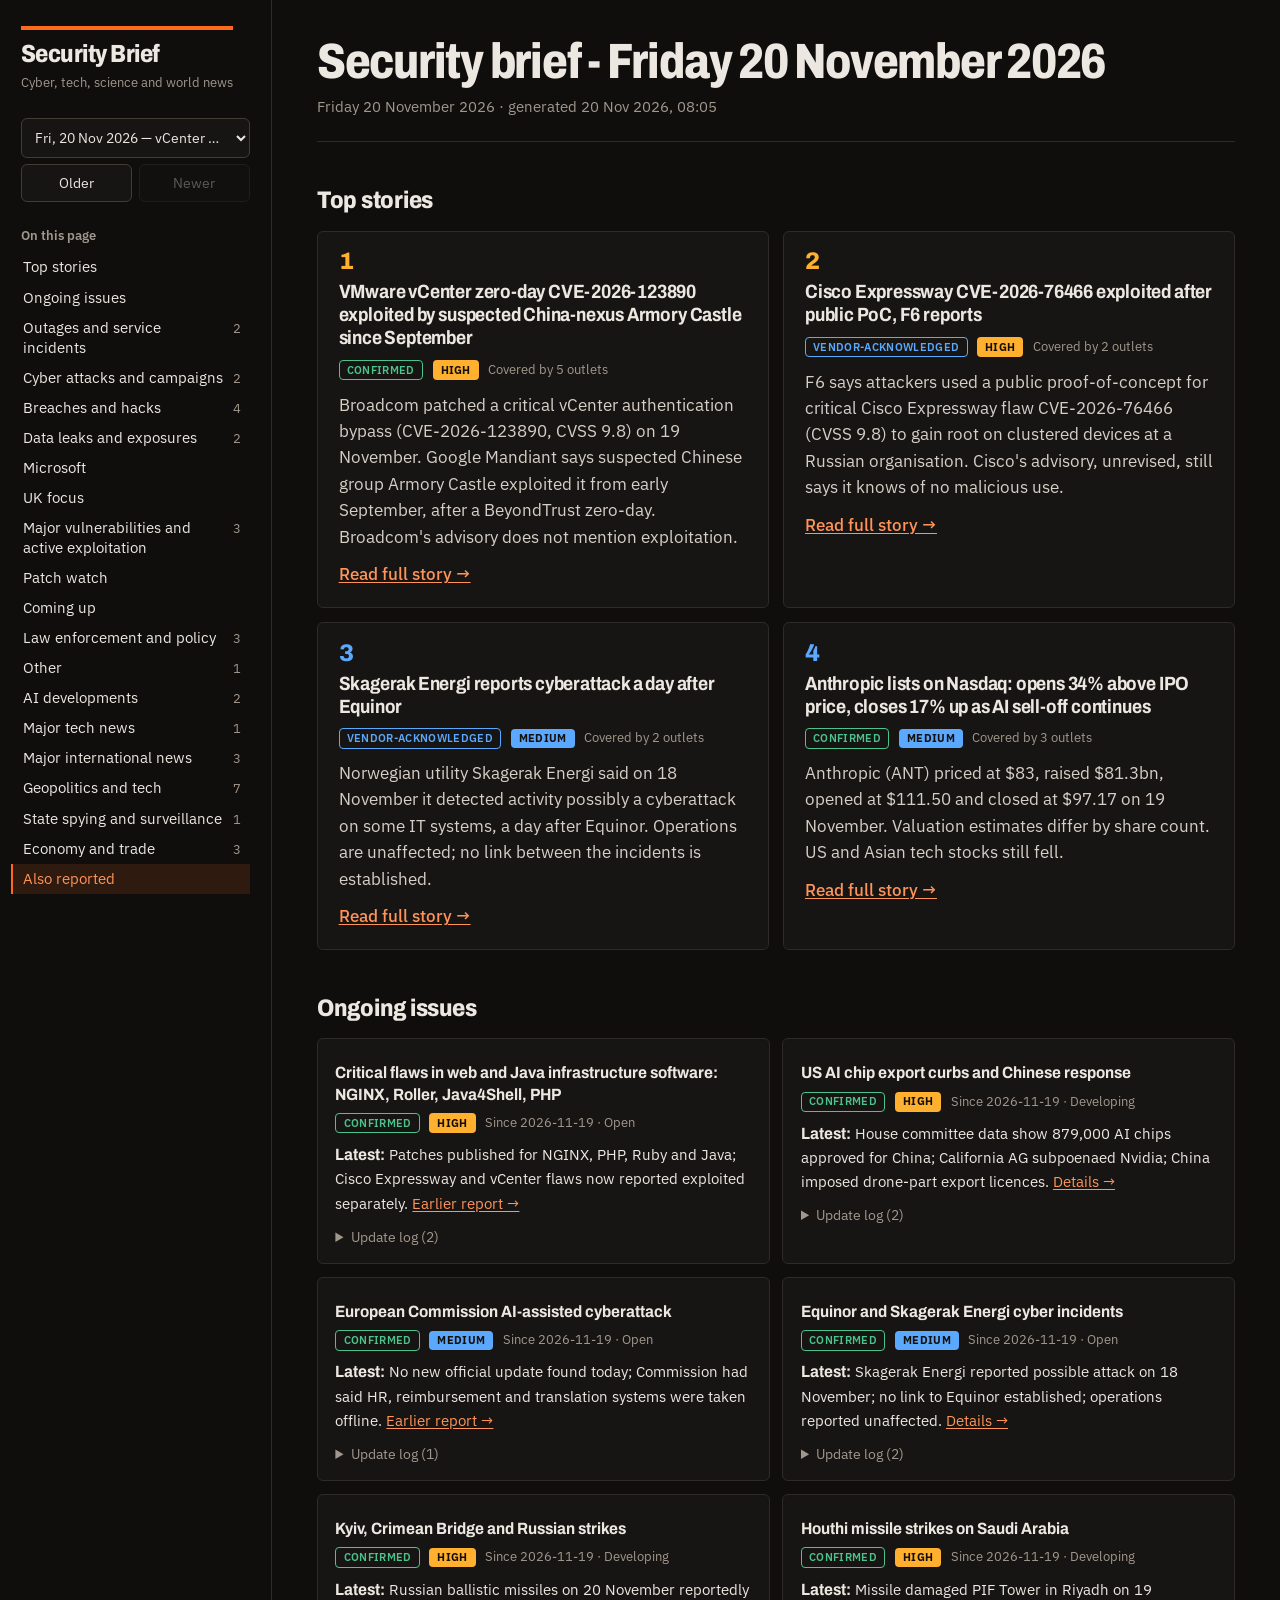
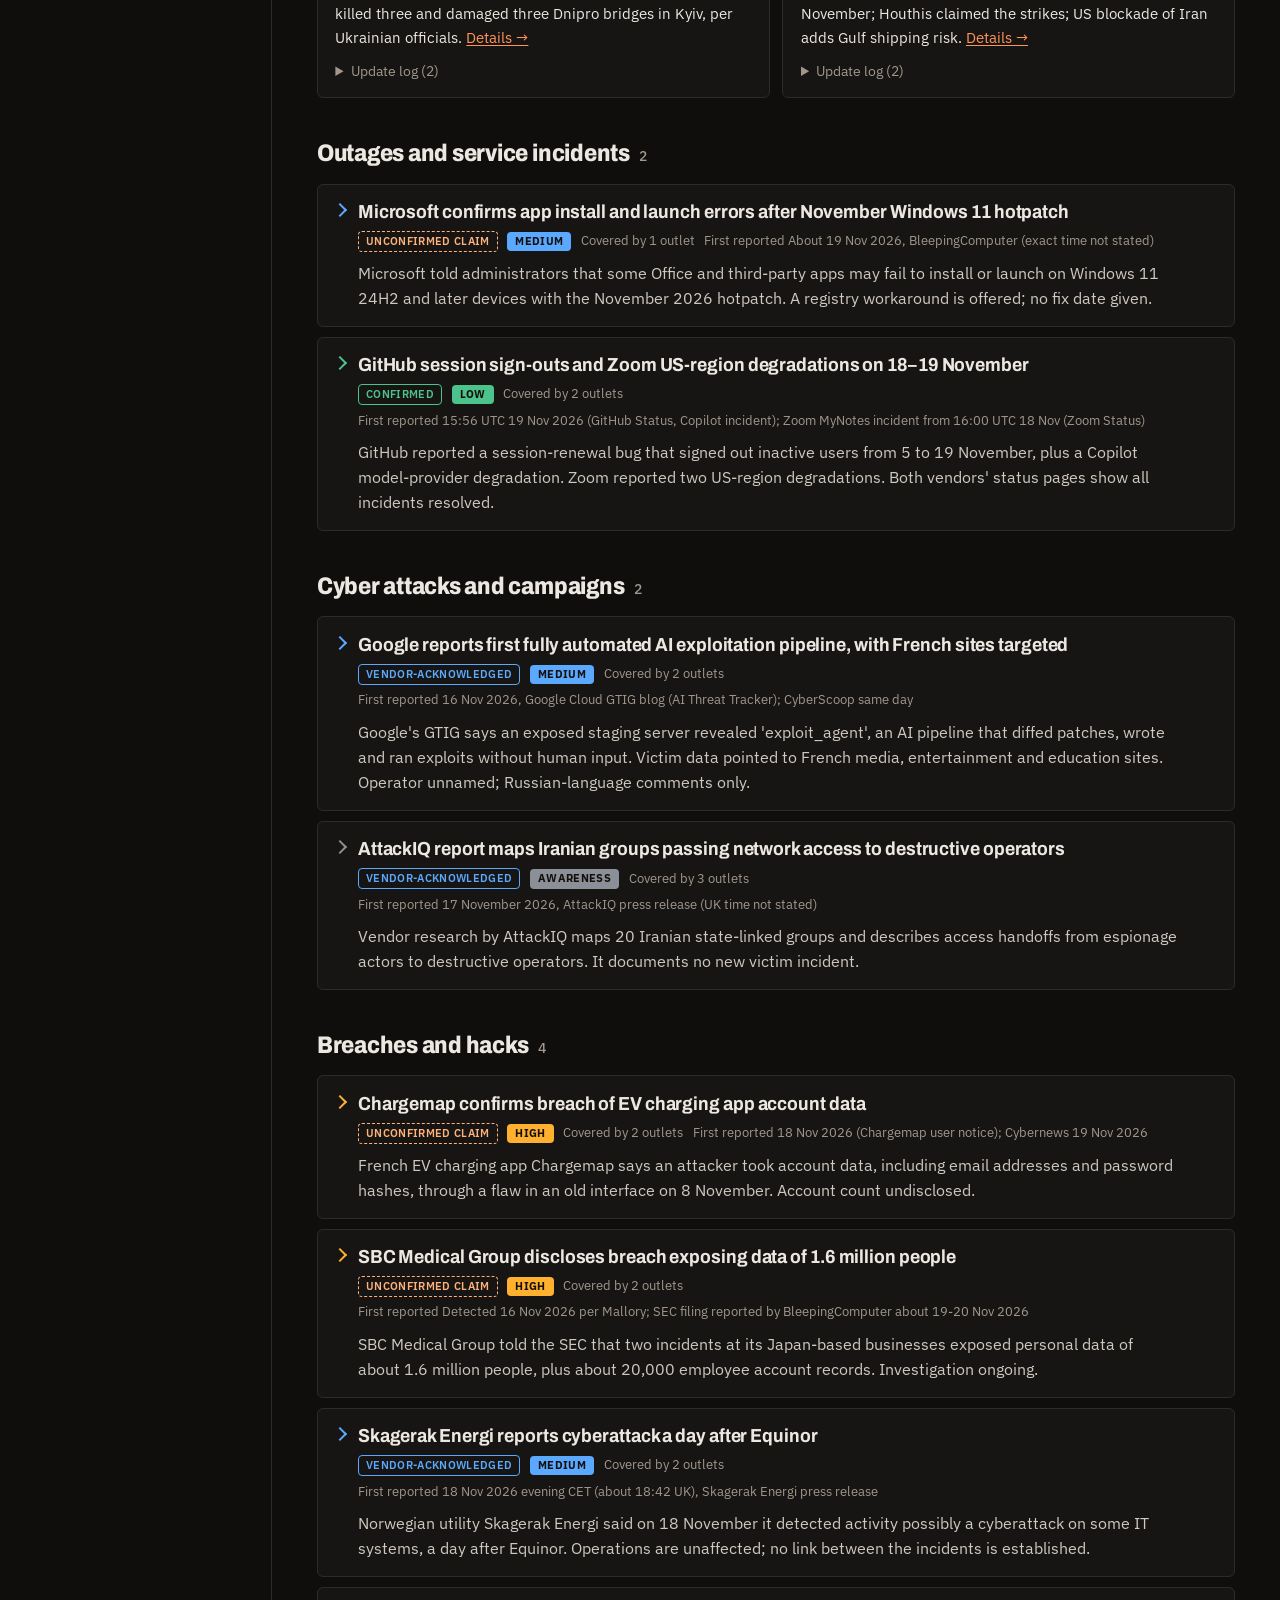
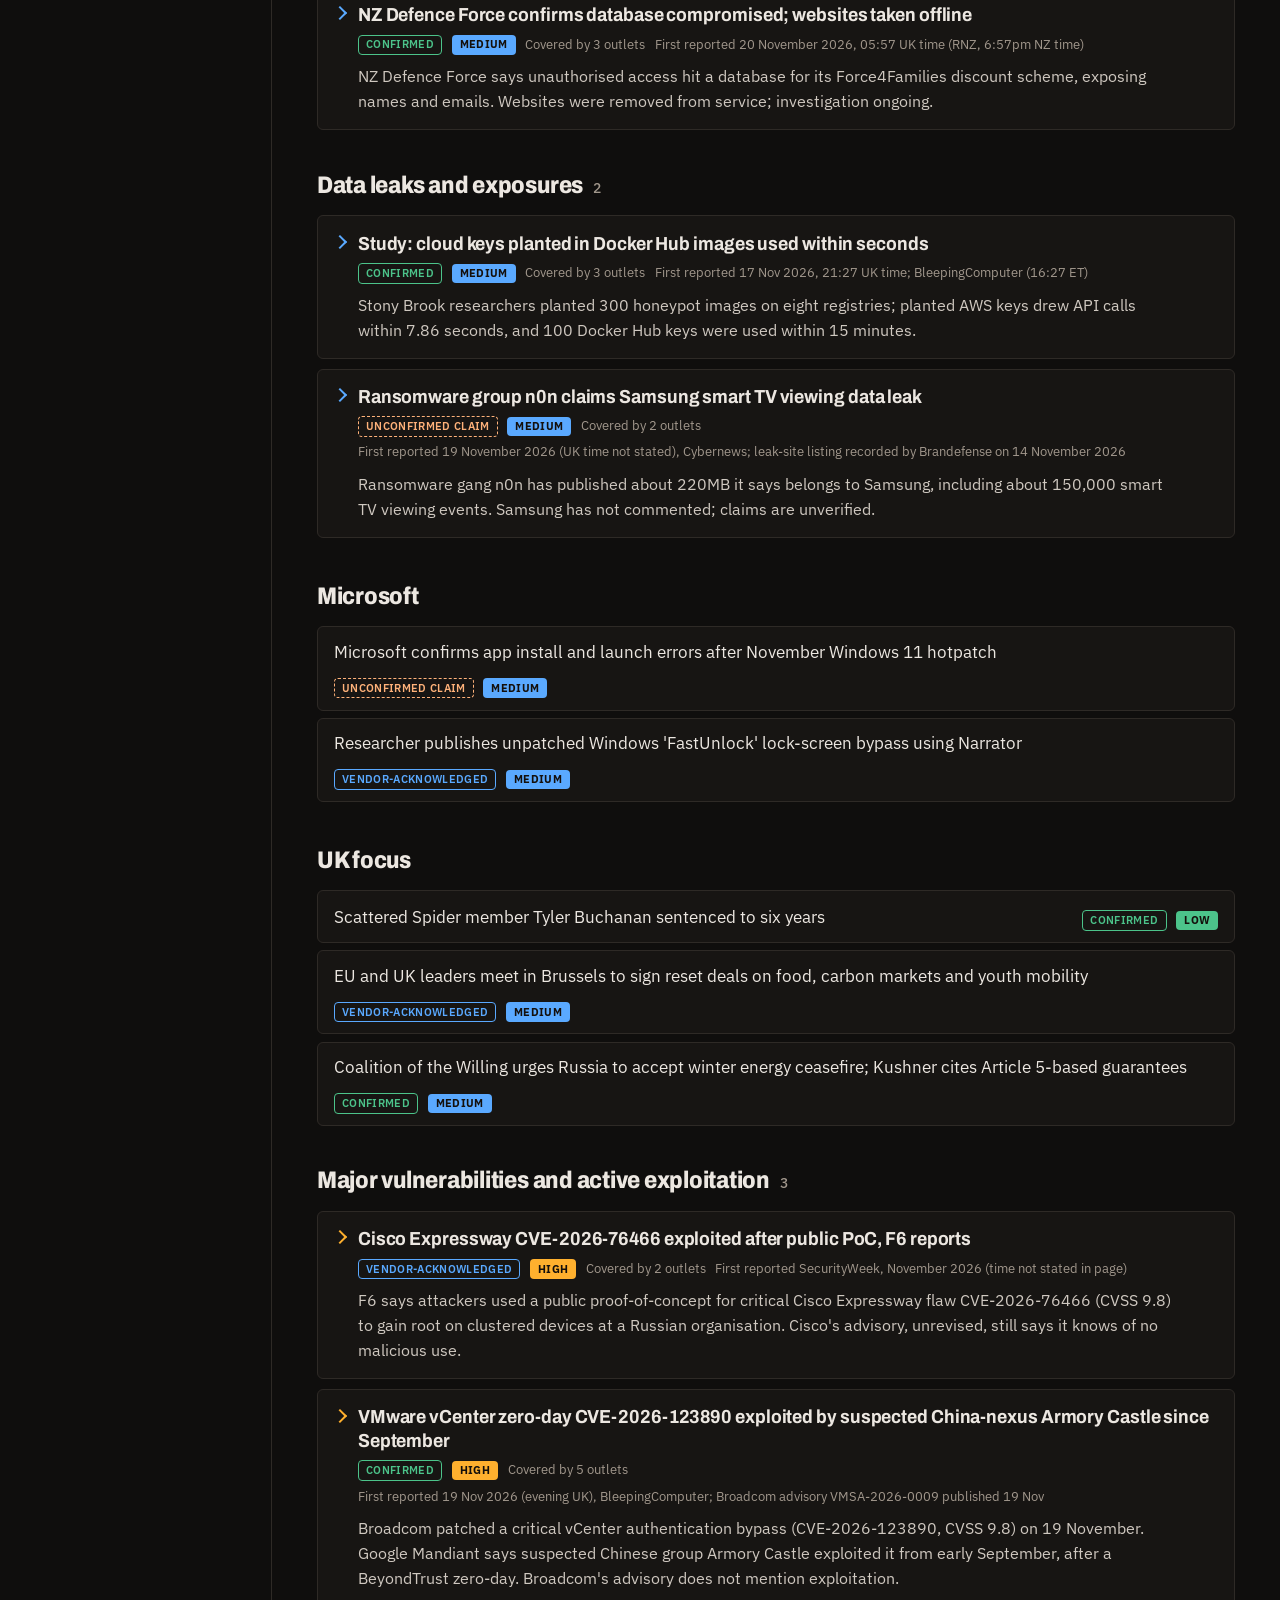
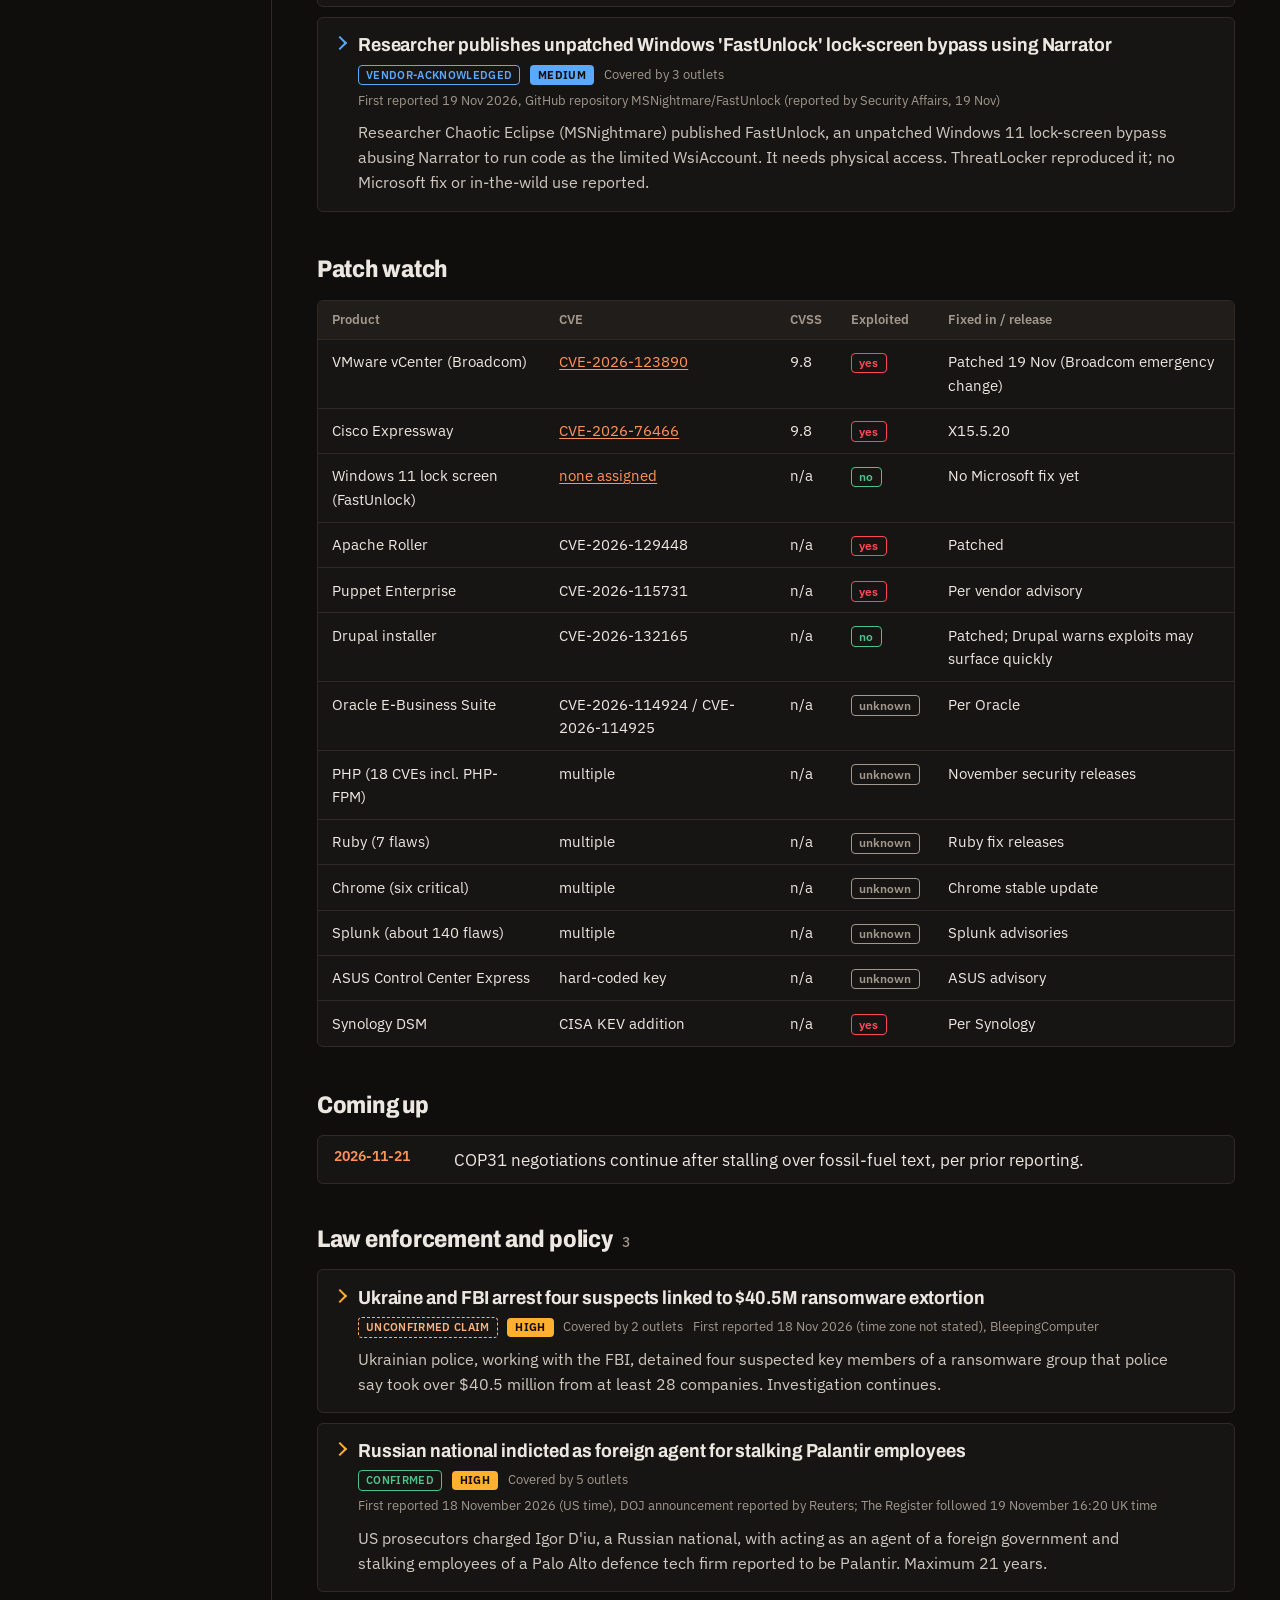
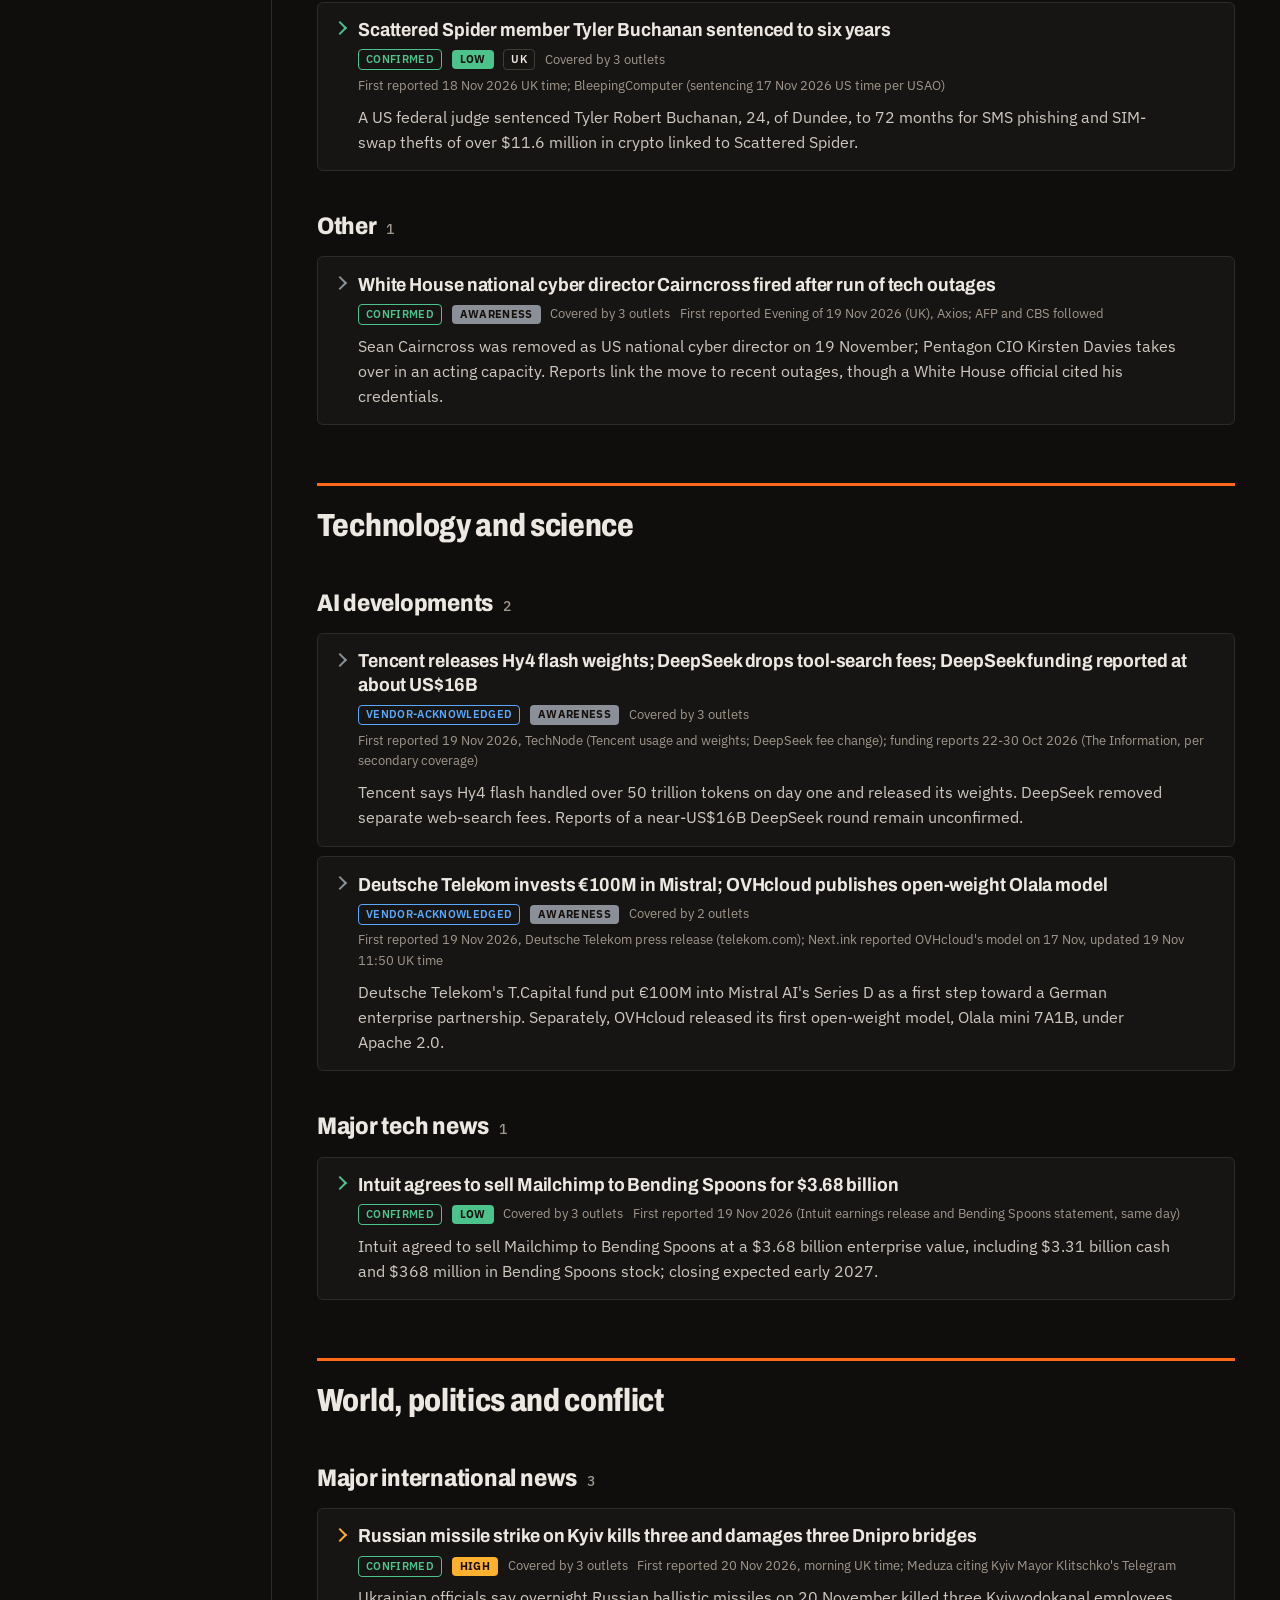
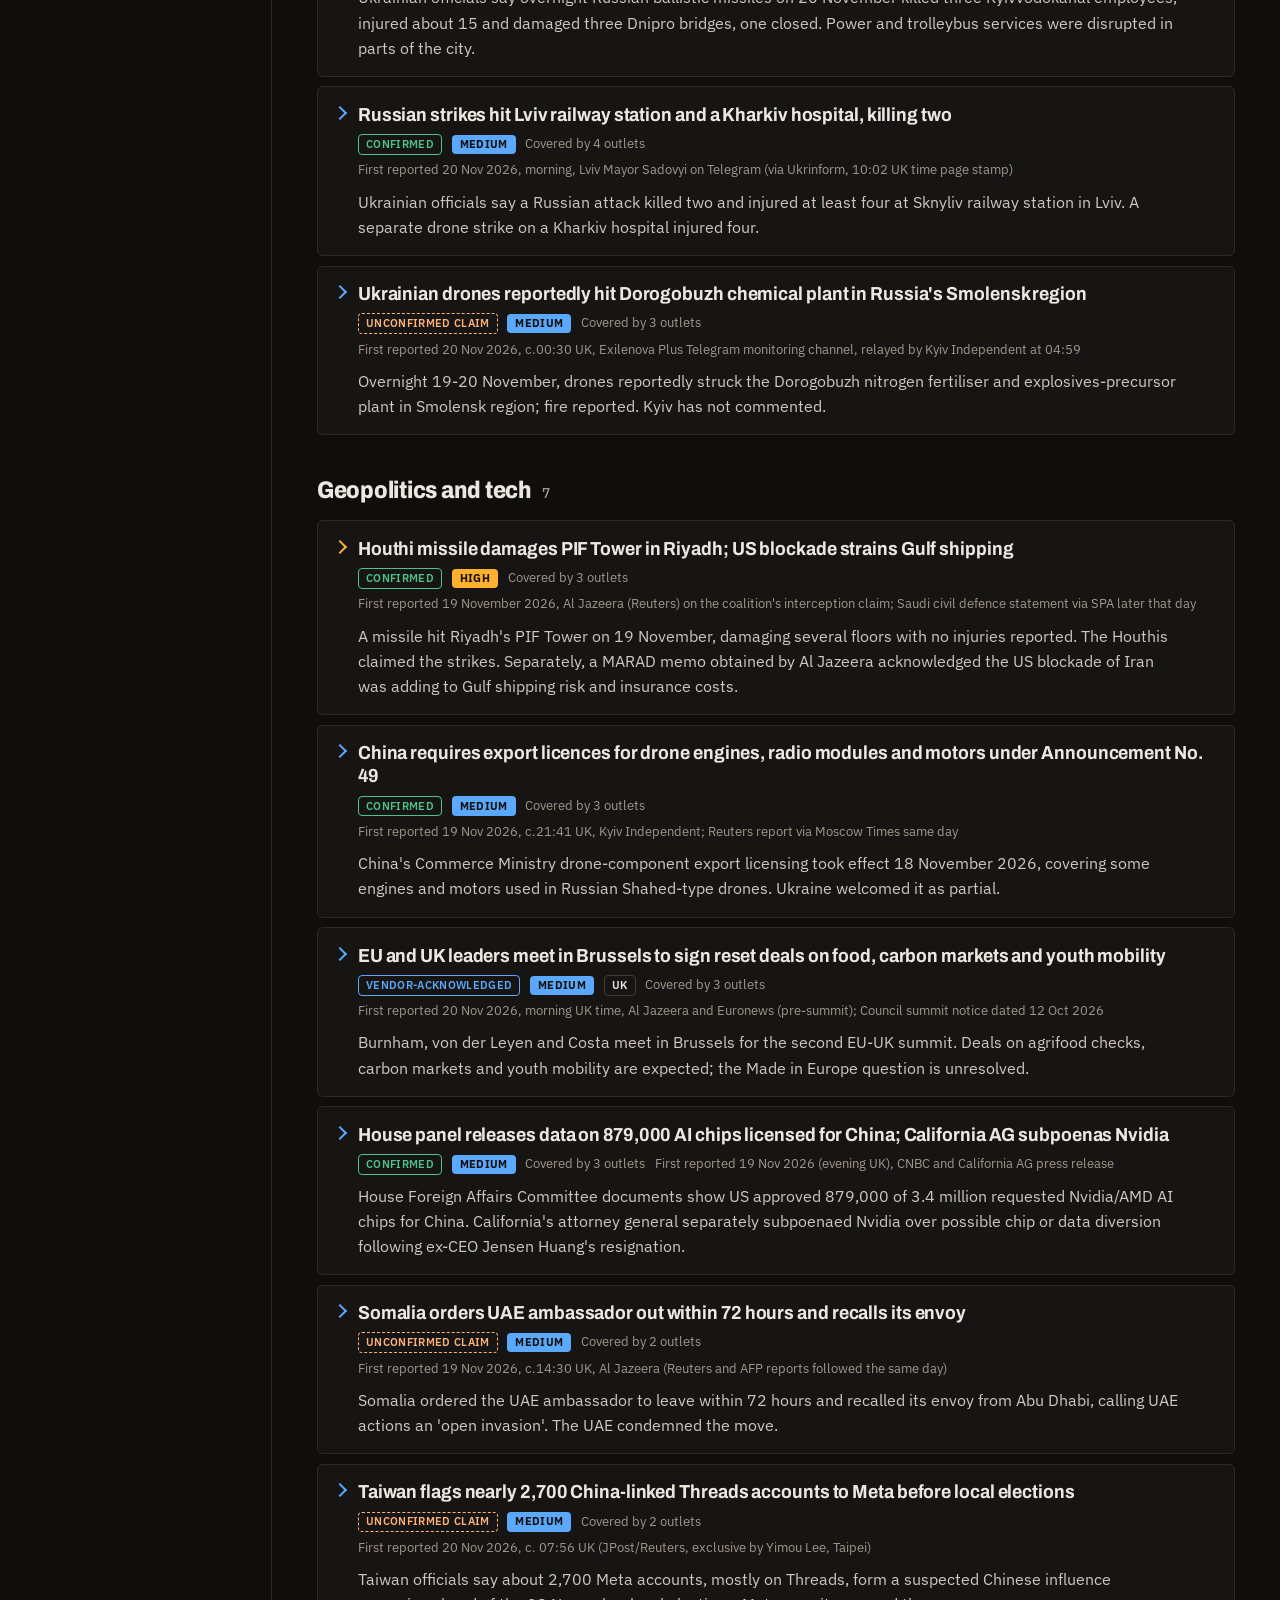
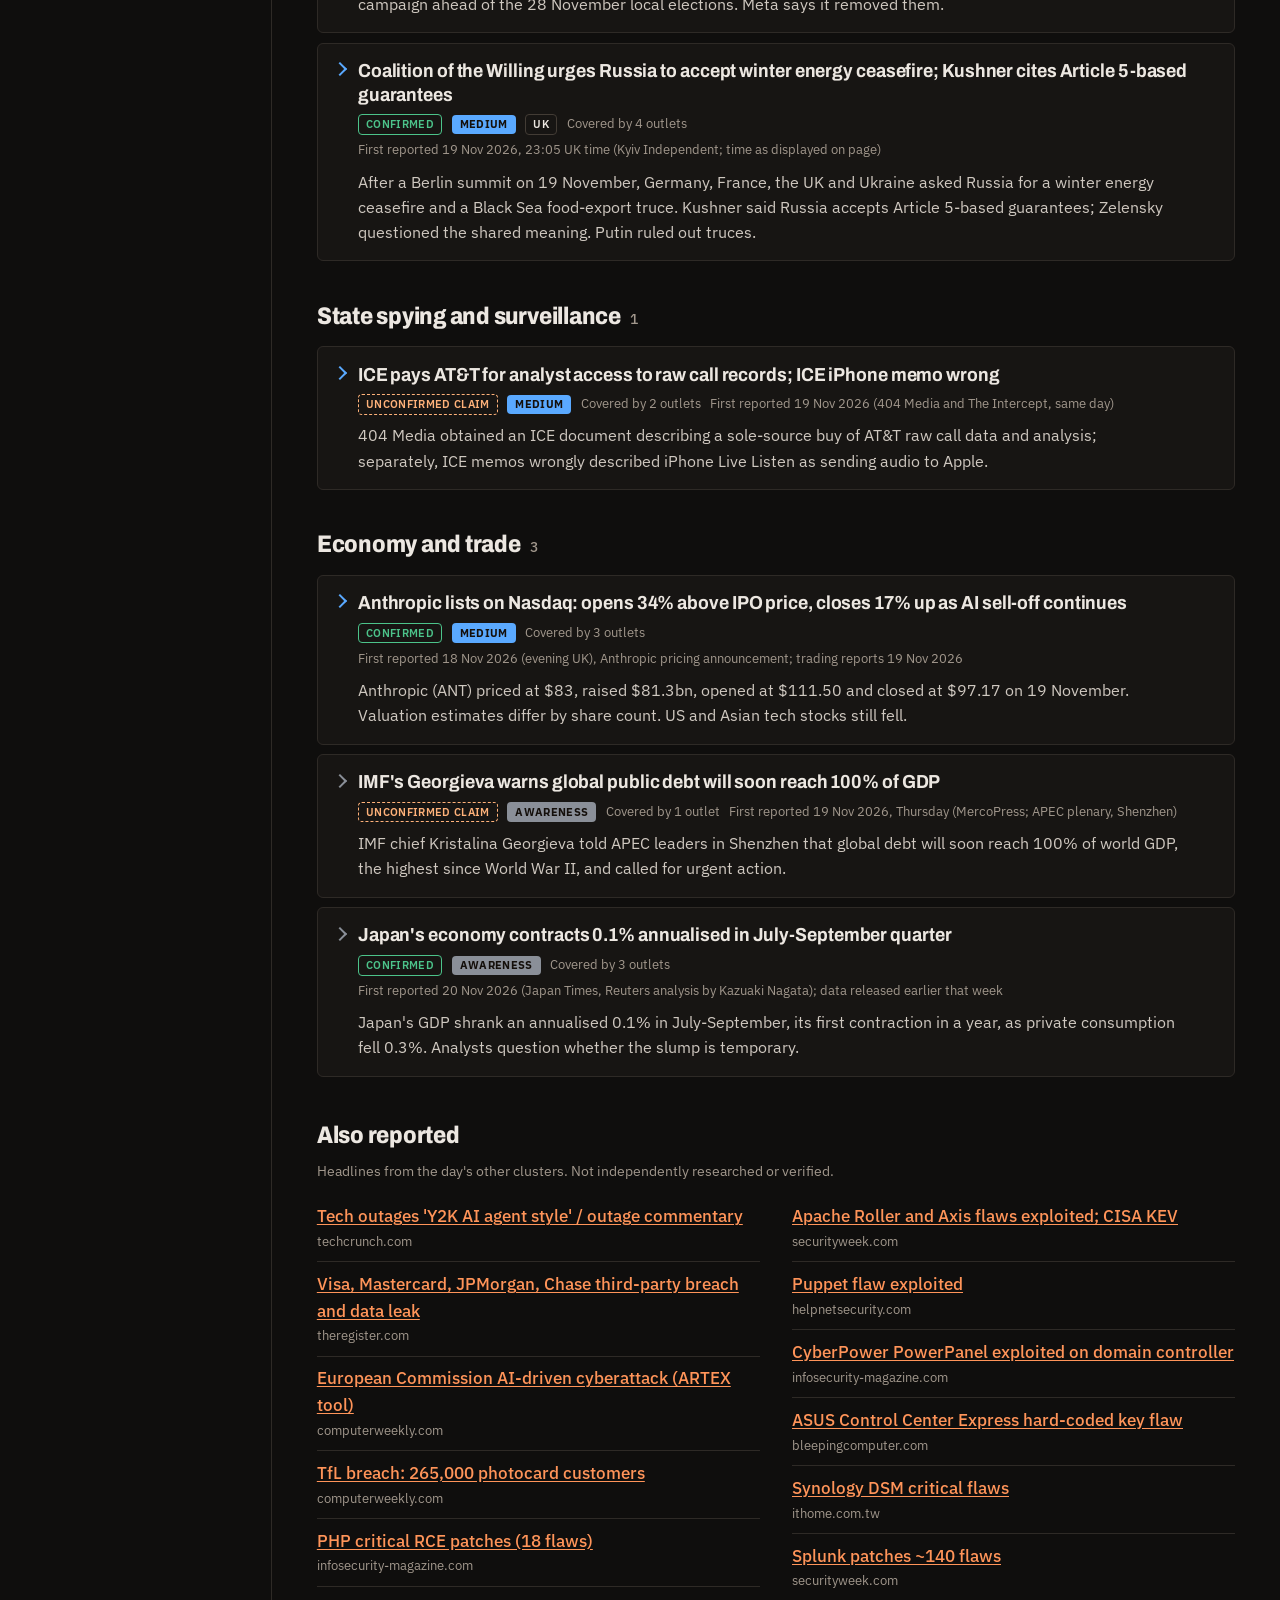
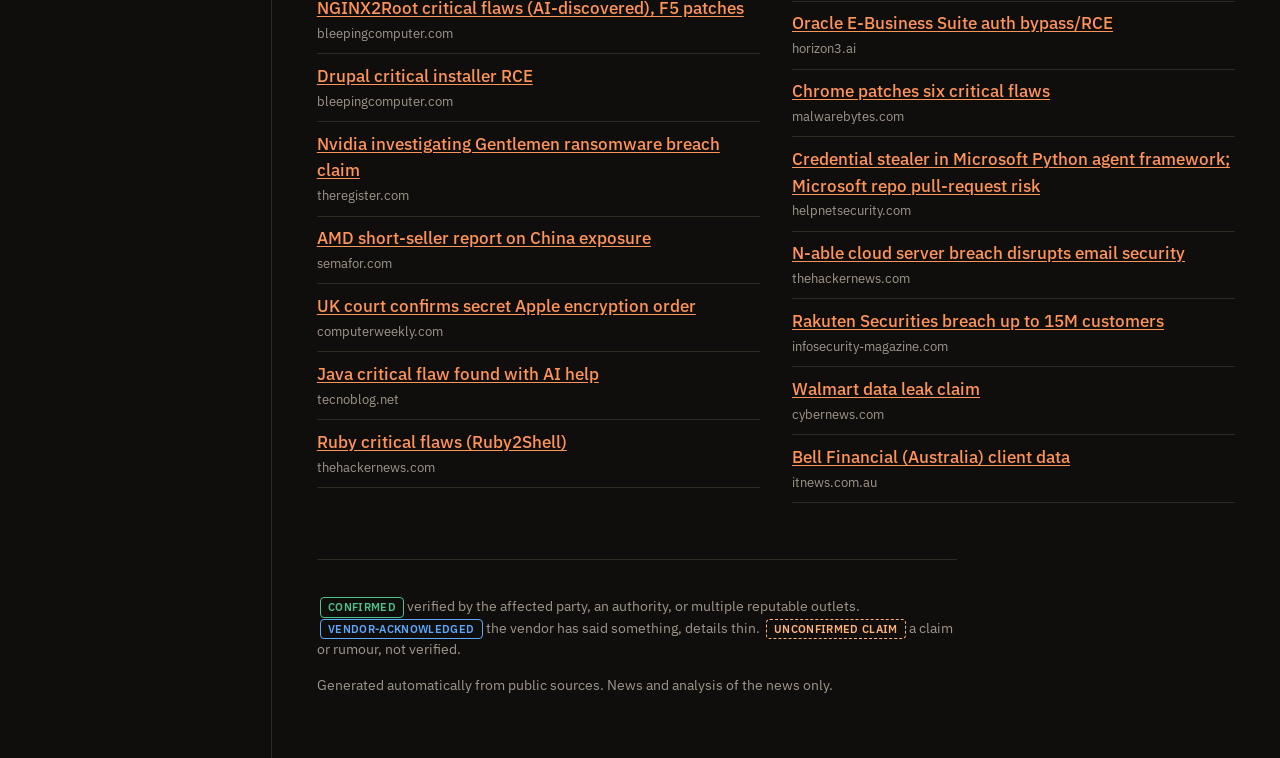
<file: index.html>
<!DOCTYPE html>
<html lang="en-GB">
<head>
<meta charset="utf-8">
<meta name="viewport" content="width=device-width, initial-scale=1">
<meta name="color-scheme" content="dark">
<meta name="theme-color" content="#0f0e0d">
<title>Security Brief</title>
<meta name="description" content="Daily cybersecurity, outage, technology, science and major international news. News only.">
<link rel="preconnect" href="https://fonts.googleapis.com">
<link rel="preconnect" href="https://fonts.gstatic.com" crossorigin>
<link rel="stylesheet" href="https://fonts.googleapis.com/css2?family=Archivo:wdth,wght@75..125,500..900&family=IBM+Plex+Sans:wght@400;500;600&display=swap">
<link rel="stylesheet" href="style.css">
<link rel="alternate" type="application/rss+xml" title="Security Brief" href="data/feed.xml">
</head>
<body>

<div class="shell">
  <aside class="rail" aria-label="Navigation">
    <div class="rail-inner">
      <a class="brand" href="#" id="brand">Security Brief<span class="brand-sub">Cyber, tech, science and world news</span></a>

      <nav class="datenav" aria-label="Brief history">
        <select id="dateSelect" aria-label="Choose a brief"></select>
        <div class="datenav-btns">
          <button id="olderBtn" class="nav-btn">Older</button>
          <button id="newerBtn" class="nav-btn">Newer</button>
        </div>
      </nav>

      <nav id="sectionNav" class="section-nav" aria-label="Jump to section" hidden></nav>

      <div class="filterbar" id="filterbar" hidden>
        <span class="rail-title">Show</span>
        <div class="filters" id="filters" role="group" aria-label="Filter stories by confidence"></div>
      </div>

      <div class="rail-links">
        <a href="about.html">About and method</a>
        <a href="data/feed.xml">RSS feed</a>
      </div>
    </div>
  </aside>

  <main class="content" id="main">
    <div id="status" class="status" hidden></div>

    <article id="brief" hidden>
      <header class="brief-head">
        <h1 id="briefTitle"></h1>
        <p class="muted" id="briefMeta"></p>
        <div id="sampleBanner" class="sample-banner" hidden>Sample data: this page is showing placeholder content so you can check the layout. Real briefs replace it.</div>
      </header>

      <section id="topSection" data-nav="Top stories" aria-labelledby="top-h">
        <h2 id="top-h">Top stories</h2>
        <div class="top3" id="top3"></div>
      </section>

      <section id="ongoingSection" data-nav="Ongoing issues" aria-labelledby="ong-h" hidden>
        <h2 id="ong-h">Ongoing issues</h2>
        <div class="ongoing" id="ongoing"></div>
      </section>

      <div id="categoriesCyber"></div>

      <section id="microsoftSection" data-nav="Microsoft" aria-labelledby="ms-h" hidden>
        <h2 id="ms-h">Microsoft</h2>
        <div id="microsoft"></div>
      </section>

      <section id="ukSection" data-nav="UK focus" aria-labelledby="uk-h" hidden>
        <h2 id="uk-h">UK focus</h2>
        <div id="uk"></div>
      </section>

      <div id="categoriesVuln"></div>

      <section id="patchSection" data-nav="Patch watch" aria-labelledby="patch-h" hidden>
        <h2 id="patch-h">Patch watch</h2>
        <div class="table-wrap"><table class="patch" id="patchTable"></table></div>
      </section>

      <section id="comingSection" data-nav="Coming up" aria-labelledby="coming-h" hidden>
        <h2 id="coming-h">Coming up</h2>
        <ul class="coming" id="coming"></ul>
      </section>

      <div id="categoriesCyberTail"></div>

      <div id="techHeader" class="group-head" hidden><h2 class="group-title">Technology and science</h2></div>
      <div id="categoriesTech"></div>

      <div id="globalHeader" class="group-head" hidden><h2 class="group-title">World, politics and conflict</h2></div>
      <div id="categoriesGlobal"></div>

      <section id="alsoSection" data-nav="Also reported" aria-labelledby="also-h" hidden>
        <h2 id="also-h">Also reported</h2>
        <p class="muted also-note">Headlines from the day's other clusters. Not independently researched or verified.</p>
        <ul class="also" id="also"></ul>
      </section>

      <div id="categoriesNature"></div>
    </article>

    <footer class="site-footer">
      <p><b class="tag t-confirmed">CONFIRMED</b> verified by the affected party, an authority, or multiple reputable outlets. <b class="tag t-vendor">VENDOR-ACKNOWLEDGED</b> the vendor has said something, details thin. <b class="tag t-unconfirmed">UNCONFIRMED CLAIM</b> a claim or rumour, not verified.</p>
      <p>Generated automatically from public sources. News and analysis of the news only.</p>
    </footer>
  </main>
</div>

<script src="app.js"></script>
</body>
</html>
</file>
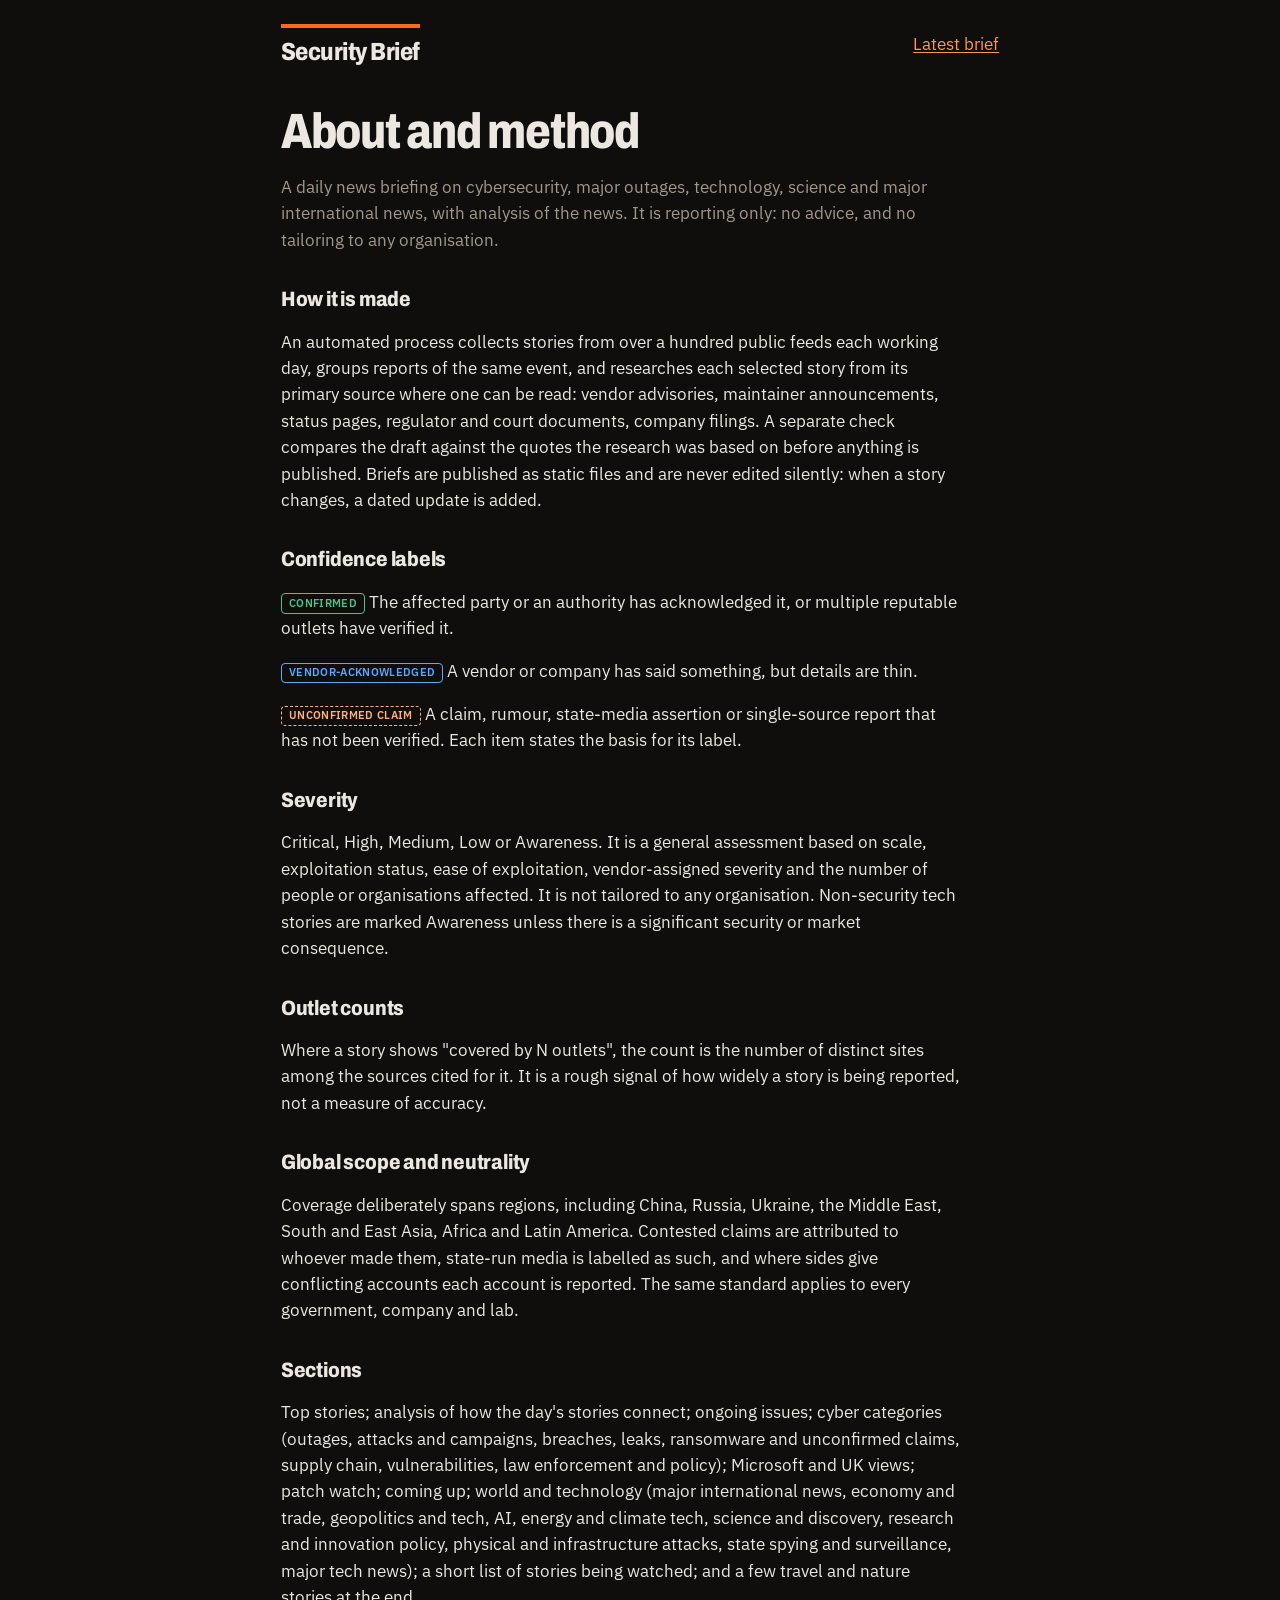
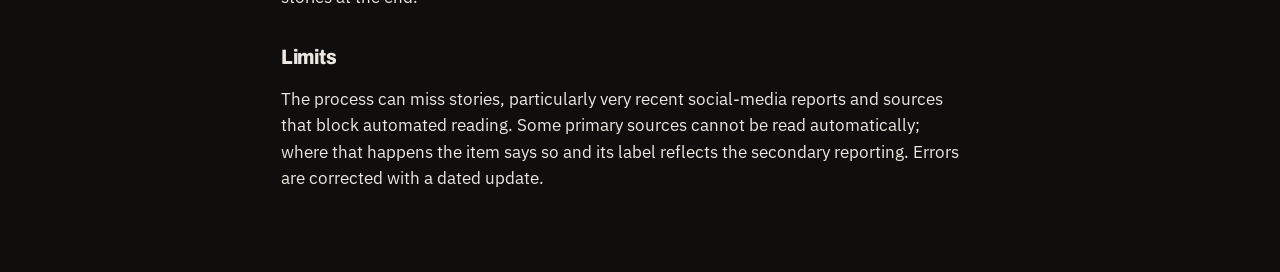
<file: about.html>
<!DOCTYPE html>
<html lang="en-GB">
<head>
<meta charset="utf-8">
<meta name="viewport" content="width=device-width, initial-scale=1">
<meta name="color-scheme" content="dark">
<title>About and method · Security Brief</title>
<link rel="preconnect" href="https://fonts.googleapis.com">
<link rel="preconnect" href="https://fonts.gstatic.com" crossorigin>
<link rel="stylesheet" href="https://fonts.googleapis.com/css2?family=Archivo:wdth,wght@75..125,500..900&family=IBM+Plex+Sans:wght@400;500;600&display=swap">
<link rel="stylesheet" href="style.css">
</head>
<body>
<div class="simple prose">
  <div class="top"><a class="brand" href="./">Security Brief</a><a href="./">Latest brief</a></div>
  <h1>About and method</h1>
  <p class="muted">A daily news briefing on cybersecurity, major outages, technology, science and major international news, with analysis of the news. It is reporting only: no advice, and no tailoring to any organisation.</p>

  <h2>How it is made</h2>
  <p>An automated process collects stories from over a hundred public feeds each working day, groups reports of the same event, and researches each selected story from its primary source where one can be read: vendor advisories, maintainer announcements, status pages, regulator and court documents, company filings. A separate check compares the draft against the quotes the research was based on before anything is published. Briefs are published as static files and are never edited silently: when a story changes, a dated update is added.</p>

  <h2>Confidence labels</h2>
  <p><b class="tag t-confirmed">CONFIRMED</b> The affected party or an authority has acknowledged it, or multiple reputable outlets have verified it.</p>
  <p><b class="tag t-vendor">VENDOR-ACKNOWLEDGED</b> A vendor or company has said something, but details are thin.</p>
  <p><b class="tag t-unconfirmed">UNCONFIRMED CLAIM</b> A claim, rumour, state-media assertion or single-source report that has not been verified. Each item states the basis for its label.</p>

  <h2>Severity</h2>
  <p>Critical, High, Medium, Low or Awareness. It is a general assessment based on scale, exploitation status, ease of exploitation, vendor-assigned severity and the number of people or organisations affected. It is not tailored to any organisation. Non-security tech stories are marked Awareness unless there is a significant security or market consequence.</p>

  <h2>Outlet counts</h2>
  <p>Where a story shows "covered by N outlets", the count is the number of distinct sites among the sources cited for it. It is a rough signal of how widely a story is being reported, not a measure of accuracy.</p>

  <h2>Global scope and neutrality</h2>
  <p>Coverage deliberately spans regions, including China, Russia, Ukraine, the Middle East, South and East Asia, Africa and Latin America. Contested claims are attributed to whoever made them, state-run media is labelled as such, and where sides give conflicting accounts each account is reported. The same standard applies to every government, company and lab.</p>

  <h2>Sections</h2>
  <p>Top stories; analysis of how the day's stories connect; ongoing issues; cyber categories (outages, attacks and campaigns, breaches, leaks, ransomware and unconfirmed claims, supply chain, vulnerabilities, law enforcement and policy); Microsoft and UK views; patch watch; coming up; world and technology (major international news, economy and trade, geopolitics and tech, AI, energy and climate tech, science and discovery, research and innovation policy, physical and infrastructure attacks, state spying and surveillance, major tech news); a short list of stories being watched; and a few travel and nature stories at the end.</p>

  <h2>Limits</h2>
  <p>The process can miss stories, particularly very recent social-media reports and sources that block automated reading. Some primary sources cannot be read automatically; where that happens the item says so and its label reflects the secondary reporting. Errors are corrected with a dated update.</p>
</div>
</body>
</html>
</file>
<file: style.css>
:root{
  --bg:#0f0e0d; --surface:#171513; --surface2:#201d1a; --line:#2e2a26; --line2:#433c35;
  --text:#ece7e1; --muted:#a1978c;
  --accent:#ff6a1a; --accent-text:#ff9459; --accent-bg:rgba(255,106,26,.13); --on-accent:#1a0c03;
  --crit:#ff4757; --high:#ffb02e; --med:#5aa9ff; --low:#4cc38a; --aware:#8a8f98;
  --confirmed:#4cc38a; --vendor:#5aa9ff; --unconf:#ffb27a;
  --display:"Archivo","Arial Narrow",system-ui,sans-serif;
  --body:"IBM Plex Sans",system-ui,-apple-system,"Segoe UI",Roboto,sans-serif;
  --rail:272px;
}
*{box-sizing:border-box}
html{-webkit-text-size-adjust:100%;scroll-behavior:smooth;scroll-padding-top:1rem;color-scheme:dark}
@media (prefers-reduced-motion:reduce){html{scroll-behavior:auto}}
body{margin:0;background:var(--bg);color:var(--text);font:400 16.5px/1.6 var(--body)}
a{color:var(--accent-text);text-underline-offset:2px}
a:hover{color:var(--accent)}
:focus-visible{outline:2px solid var(--accent);outline-offset:2px;border-radius:3px}
.muted{color:var(--muted)}
[hidden]{display:none !important}
h1,h2,h3{font-family:var(--display);font-stretch:88%;letter-spacing:-.01em}

/* ---------- shell ---------- */
.shell{display:grid;grid-template-columns:var(--rail) minmax(0,1fr);max-width:1480px;margin:0 auto;min-height:100vh}
.rail{border-right:1px solid var(--line)}
.rail-inner{position:sticky;top:0;max-height:100vh;overflow-y:auto;padding:1.6rem 1.3rem 1.5rem;display:flex;flex-direction:column;gap:1.6rem;scrollbar-width:thin;scrollbar-color:var(--line2) transparent}
.content{padding:2.2rem clamp(1.2rem,3.5vw,3.5rem) 3rem;min-width:0}

/* ---------- rail ---------- */
.brand{display:block;font:800 1.55rem/1.05 var(--display);font-stretch:85%;letter-spacing:-.02em;color:var(--text);text-decoration:none;padding-top:.7rem;border-top:4px solid var(--accent);width:max-content;max-width:100%}
.brand:hover{color:var(--text)}
.brand-sub{display:block;font:400 .8rem/1.4 var(--body);letter-spacing:0;color:var(--muted);margin-top:.45rem;font-stretch:100%}
.datenav select{width:100%;padding:.55rem .6rem;background:var(--surface);color:var(--text);border:1px solid var(--line2);border-radius:6px;font:inherit;font-size:.9rem;text-overflow:ellipsis}
.datenav-btns{display:grid;grid-template-columns:1fr 1fr;gap:.4rem;margin-top:.4rem}
.nav-btn{background:var(--surface);color:var(--text);border:1px solid var(--line2);padding:.4rem .6rem;border-radius:6px;cursor:pointer;font:inherit;font-size:.88rem}
.nav-btn:hover:not(:disabled){border-color:var(--accent);color:var(--accent-text)}
.nav-btn:disabled{opacity:.35;cursor:default}
.rail-title{display:block;font:600 .82rem var(--body);color:var(--muted);margin-bottom:.5rem}
.section-nav{display:flex;flex-direction:column}
.section-nav a{display:flex;justify-content:space-between;gap:.6rem;align-items:baseline;padding:.32rem .6rem;margin-left:-.6rem;border-left:2px solid transparent;color:var(--text);text-decoration:none;font-size:.92rem;line-height:1.35}
.section-nav a:hover{background:var(--surface)}
.section-nav a.on{border-left-color:var(--accent);color:var(--accent-text);background:var(--accent-bg)}
.section-nav .n{color:var(--muted);font-variant-numeric:tabular-nums;font-size:.82rem}
.filters{display:flex;flex-wrap:wrap;gap:.35rem}
.chip{background:transparent;color:var(--muted);border:1px solid var(--line2);border-radius:999px;padding:.22rem .7rem;font:inherit;font-size:.8rem;cursor:pointer}
.chip:hover{color:var(--text);border-color:var(--muted)}
.chip[aria-pressed="true"]{background:var(--accent);color:var(--on-accent);border-color:var(--accent);font-weight:600}
.rail-links{margin-top:auto;display:flex;flex-direction:column;gap:.35rem;font-size:.88rem}
.rail-links a{color:var(--muted)}
.rail-links a:hover{color:var(--accent-text)}

/* ---------- brief header ---------- */
.brief-head{padding-bottom:1.4rem;margin-bottom:.4rem;border-bottom:1px solid var(--line)}
h1{font-size:clamp(2rem,4vw,3.1rem);line-height:1.05;margin:0 0 .5rem;font-weight:800;font-stretch:82%;letter-spacing:-.025em}
.brief-head p{margin:0;font-size:.92rem}
h2{font-size:1.5rem;font-weight:800;line-height:1.15;margin:2.8rem 0 1rem;color:var(--text);display:flex;align-items:baseline;gap:.6rem}
h2 .count{font:500 .85rem var(--body);color:var(--muted);font-variant-numeric:tabular-nums}
.status{padding:1rem;border:1px dashed var(--line2);border-radius:8px;color:var(--muted)}
.sample-banner{background:var(--surface2);border:1px dashed var(--unconf);color:var(--unconf);padding:.5rem .8rem;border-radius:6px;margin:.8rem 0 0;font-size:.85rem}

/* ---------- tags ---------- */
.tag{display:inline-block;font:600 .68rem/1 var(--body);letter-spacing:.03em;padding:.24rem .45rem;border-radius:4px;border:1px solid currentColor;vertical-align:middle;white-space:nowrap}
.t-confirmed{color:var(--confirmed)} .t-vendor{color:var(--vendor)} .t-unconfirmed{color:var(--unconf);border-style:dashed} .t-uk{color:var(--text);border-color:var(--line2)}
.sev{display:inline-block;font:700 .68rem/1 var(--body);letter-spacing:.03em;padding:.27rem .5rem;border-radius:4px;color:#140f0b;vertical-align:middle}
.s-critical{background:var(--crit)} .s-high{background:var(--high)} .s-medium{background:var(--med)} .s-low{background:var(--low)} .s-awareness{background:var(--aware)}
.cov{font-size:.8rem;color:var(--muted)}
[data-sev="Critical"]{--sevc:var(--crit)} [data-sev="High"]{--sevc:var(--high)} [data-sev="Medium"]{--sevc:var(--med)} [data-sev="Low"]{--sevc:var(--low)} [data-sev="Awareness"]{--sevc:var(--aware)}

/* ---------- top stories ---------- */
.top3{display:grid;grid-template-columns:repeat(2,minmax(0,1fr));gap:.9rem}
.top-card{position:relative;background:var(--surface);border:1px solid var(--line);border-radius:6px;padding:1.1rem 1.3rem 1.2rem}
.top-card .rank{font:800 1.5rem/1 var(--display);color:var(--sevc,var(--muted));display:block;margin-bottom:.45rem}
.top-card h3{margin:0 0 .65rem;font-size:1.2rem;line-height:1.2;font-weight:700}
.top-card p{margin:.7rem 0 0;color:#d6cfc7}
.top-card .item-meta{padding:0}
.top-card a{font-weight:500}


/* ---------- ongoing ---------- */
.ongoing{display:grid;grid-template-columns:repeat(auto-fill,minmax(340px,1fr));gap:.8rem}
.ongoing-card{background:var(--surface);border:1px solid var(--line);border-radius:6px;padding:.95rem 1.1rem}
.ongoing-card b{font:700 1.02rem/1.3 var(--display);font-stretch:92%}
.ongoing-card p{margin:.55rem 0 0;font-size:.95rem}
.oglog{margin-top:.6rem;font-size:.9rem}
.oglog summary{cursor:pointer;color:var(--muted)}
.oglog summary:hover{color:var(--accent-text)}
.item-meta{display:flex;flex-wrap:wrap;gap:.35rem .6rem;align-items:center;margin-top:.5rem}
.nopad{padding-left:0 !important}

/* ---------- categories and items ---------- */
.cat h2{margin-top:2.6rem}
.group-head{margin-top:3.6rem;padding:1.4rem 0 .2rem;border-top:3px solid var(--accent)}
.group-head h2{margin:0;font-size:2rem;font-stretch:82%}
details.item{background:var(--surface);border:1px solid var(--line);border-radius:6px;margin:0 0 .6rem}
details.item:hover{border-color:var(--line2)}
details.item[open]{border-color:var(--line2)}
details.item>summary{list-style:none;cursor:pointer;padding:.95rem 1.2rem .95rem 2.5rem;position:relative}
details.item>summary::-webkit-details-marker{display:none}
details.item>summary::before{content:"";position:absolute;left:1.05rem;top:1.28rem;width:.5rem;height:.5rem;border-right:2px solid var(--sevc,var(--muted));border-bottom:2px solid var(--sevc,var(--muted));transform:rotate(-45deg);transition:transform .15s}
details.item[open]>summary::before{transform:rotate(45deg)}
details.item>summary:hover .item-title{color:var(--accent-text)}
.item-title{font:700 1.18rem/1.25 var(--display);font-stretch:92%;display:block;letter-spacing:-.005em}
.item-summary{margin:.55rem 0 0;color:#cfc8c0;font-size:.98rem;max-width:82ch}
.item-body{display:grid;grid-template-columns:minmax(0,1.5fr) minmax(0,1fr);gap:0 2.4rem;padding:.3rem 1.4rem 1.4rem 2.5rem;border-top:1px solid var(--line)}
.item-body h4{margin:1.2rem 0 .35rem;font:700 .95rem/1.3 var(--display);font-stretch:95%;color:var(--accent-text)}
.item-body p{margin:.4rem 0;max-width:68ch}
.item-body .basis{color:var(--muted);font-size:.9rem;margin-top:1rem}
.item-body code{background:var(--surface2);padding:.08rem .35rem;border-radius:4px;font-size:.88em;word-break:break-word}
.item-body pre{background:var(--surface2);border:1px solid var(--line);padding:.7rem;border-radius:6px;overflow:auto;font-size:.85rem}
.col-side{border-left:1px solid var(--line);padding-left:1.6rem}
.srcs{margin:.3rem 0;padding-left:1.1rem;font-size:.92rem}
.srcs li{margin:.25rem 0;word-break:break-word}
.plain{margin:0;padding-left:1.1rem;max-width:80ch}
.plain li{margin:.45rem 0}

/* ---------- cross-listed rows ---------- */
.uk-row{display:flex;flex-wrap:wrap;gap:.3rem .8rem;justify-content:space-between;align-items:center;text-decoration:none;color:var(--text);background:var(--surface);border:1px solid var(--line);border-radius:6px;padding:.7rem 1rem;margin:0 0 .45rem}
.uk-row:hover{border-color:var(--accent);color:var(--accent-text)}

/* ---------- patch watch / coming up ---------- */
.table-wrap{overflow-x:auto;border:1px solid var(--line);border-radius:6px;background:var(--surface)}
table.patch{border-collapse:collapse;width:100%;font-size:.92rem}
table.patch th,table.patch td{padding:.65rem .9rem;text-align:left;border-bottom:1px solid var(--line);vertical-align:top}
table.patch th{font:600 .82rem var(--body);color:var(--muted);white-space:nowrap;background:var(--surface2)}
table.patch td{font-variant-numeric:tabular-nums}
table.patch tr:last-child td{border-bottom:0}
.ex{display:inline-block;font:600 .72rem/1 var(--body);padding:.22rem .45rem;border-radius:4px;border:1px solid currentColor}
.ex-yes{color:var(--crit)} .ex-no{color:var(--low)} .ex-unknown{color:var(--muted)}
.coming{list-style:none;margin:0;padding:0;display:grid;gap:.45rem}
.coming li{display:flex;gap:1rem;background:var(--surface);border:1px solid var(--line);border-radius:6px;padding:.65rem 1rem}
.when{flex:0 0 auto;font:600 .85rem var(--body);color:var(--accent-text);min-width:6.5rem}

/* ---------- footer, prose ---------- */
.site-footer{margin-top:3.5rem;padding-top:1.4rem;border-top:1px solid var(--line);font-size:.85rem;color:var(--muted);max-width:80ch}
.site-footer .tag{margin-left:.2rem}
.simple{max-width:760px;margin:0 auto;padding:1.5rem 1.3rem 4rem}
.simple .top{display:flex;justify-content:space-between;align-items:center;margin-bottom:2.5rem}
.prose h2{font-size:1.3rem;margin-top:2.2rem}
.prose p{max-width:68ch}

/* ---------- narrow screens ---------- */
@media (max-width:1100px){
  .top3{grid-template-columns:1fr}
  .item-body{grid-template-columns:1fr}
  .col-side{border-left:0;padding-left:0;border-top:1px solid var(--line);margin-top:.6rem}
}
@media (max-width:860px){
  .shell{display:block}
  .rail{border-right:0;border-bottom:1px solid var(--line)}
  .rail-inner{position:static;max-height:none;padding:1.1rem 1.1rem 1rem;gap:1rem}
  .brand-sub{display:none}
  .datenav{display:grid;grid-template-columns:1fr auto;gap:.4rem}
  .datenav-btns{margin-top:0}
  .section-nav{flex-direction:row;overflow-x:auto;gap:.4rem;padding-bottom:.2rem}
  .section-nav .rail-title{display:none}
  .section-nav a{margin:0;border:1px solid var(--line2);border-radius:999px;padding:.3rem .75rem;white-space:nowrap;flex:0 0 auto}
  .section-nav a.on{border-color:var(--accent)}
  .rail-links{flex-direction:row;gap:1rem;margin-top:0}
  .content{padding:1.5rem 1.1rem 2.5rem}
  .ongoing{grid-template-columns:1fr}
}

/* also reported */
.also-note{margin:-.4rem 0 .8rem;font-size:.9rem}
.also{list-style:none;margin:0;padding:0;columns:2 420px;column-gap:2rem}
.also li{break-inside:avoid;padding:.55rem 0;border-bottom:1px solid var(--line);display:flex;flex-direction:column;gap:.15rem}
.also a{font-weight:500}
</file>
